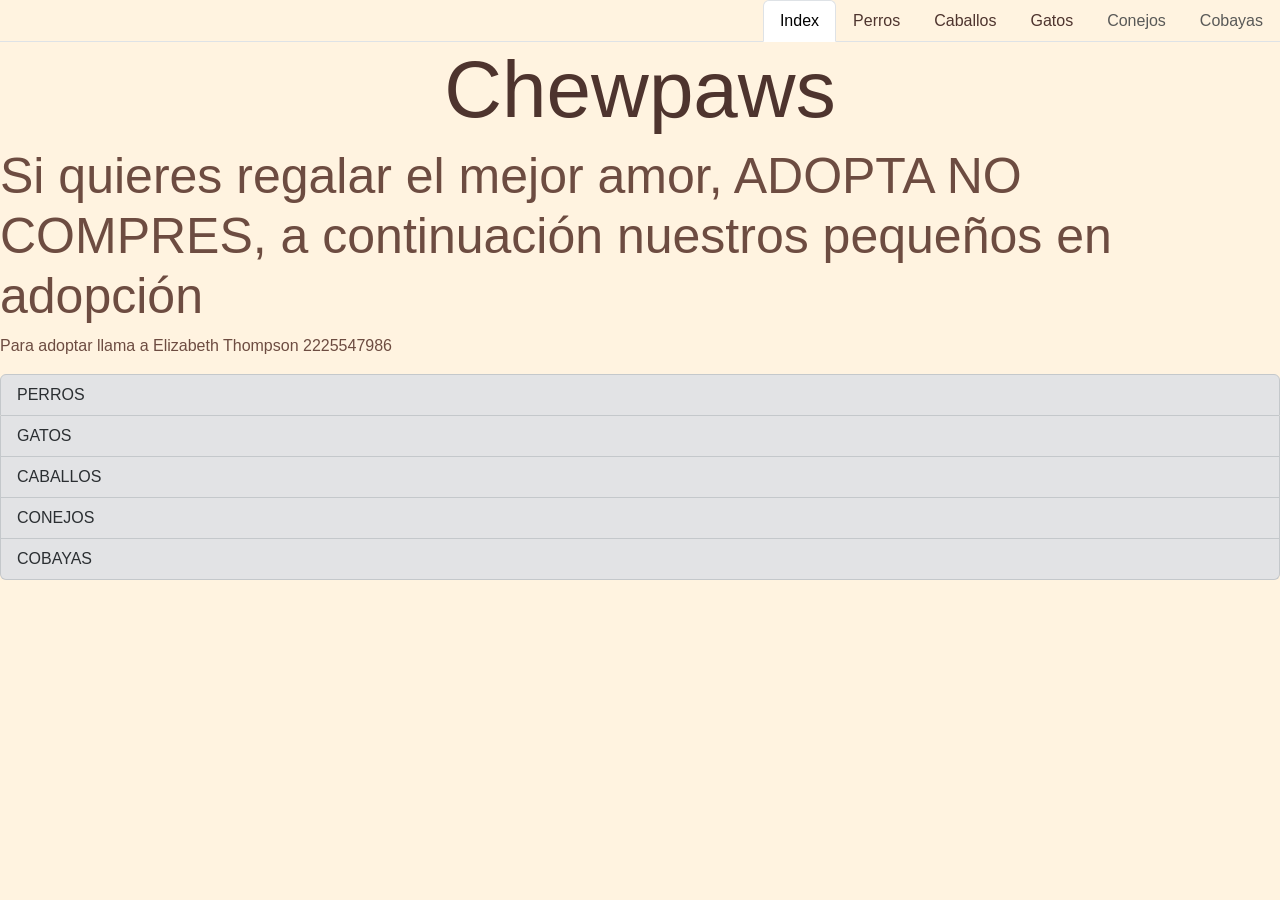
<file: index.html>
<!DOCTYPE html>
<html lang="en">
<head>
    <meta charset="UTF-8">
    <meta name="viewport" content="width=device-width, initial-scale=1.0">
    <link href="https://cdn.jsdelivr.net/npm/bootstrap@5.3.8/dist/css/bootstrap.min.css" rel="stylesheet"
        integrity="sha384-sRIl4kxILFvY47J16cr9ZwB07vP4J8+LH7qKQnuqkuIAvNWLzeN8tE5YBujZqJLB" crossorigin="anonymous" />
    <script src="https://cdn.jsdelivr.net/npm/bootstrap@5.3.8/dist/js/bootstrap.bundle.min.js"
        integrity="sha384-FKyoEForCGlyvwx9Hj09JcYn3nv7wiPVlz7YYwJrWVcXK/BmnVDxM+D2scQbITxI"
        crossorigin="anonymous"></script>
    <link rel="stylesheet" href="styles.css">
    <title>Adoptables</title>
</head>
<body>
<ul class="nav nav-tabs justify-content-end">
  <li class="nav-item">
    <a class="nav-link active" aria-current="page" href="index.html"> Index </a>
  </li>
  <li class="nav-item">
    <a class="nav-link" href="PERROS.HTML">Perros</a>
  </li>
  <li class="nav-item">
    <a class="nav-link" href="CABALLOS.HTML">Caballos</a>
  </li>
  <li class="nav-item">
    <a class="nav-link" aria-current="page" href="GATOS.HTML">Gatos</a>
  </li>
  <li class="nav-item">
    <a class="nav-link disabled" aria-disabled="true">Conejos</a>
  </li>
  <li class="nav-item">
    <a class="nav-link disabled" aria-disabled="true">Cobayas</a>
  </li>
</ul>

    <section id="Inicio">
        <h1> Chewpaws</h1>
        <h2>Si quieres regalar el mejor amor, ADOPTA NO COMPRES, a continuación nuestros pequeños en adopción </h2>
    </section>

    <section id="Contacto">
        <p> Para adoptar llama a Elizabeth Thompson 2225547986</p>
    </section>

    <div class="list-group">
        <a href="PERROS.HTML" class="list-group-item list-group-item-action list-group-item-secondary">PERROS </a>
        <a href="GATOS.HTML" class="list-group-item list-group-item-action list-group-item-secondary">GATOS </a>
        <a href="CABALLOS.HTML" class="list-group-item list-group-item-action list-group-item-secondary">CABALLOS </a>
        <a href="#" class="list-group-item list-group-item-action list-group-item-secondary">CONEJOS </a>
        <a href="#" class="list-group-item list-group-item-action list-group-item-secondary">COBAYAS </a>
    </div>
</body>
</html>
</file>
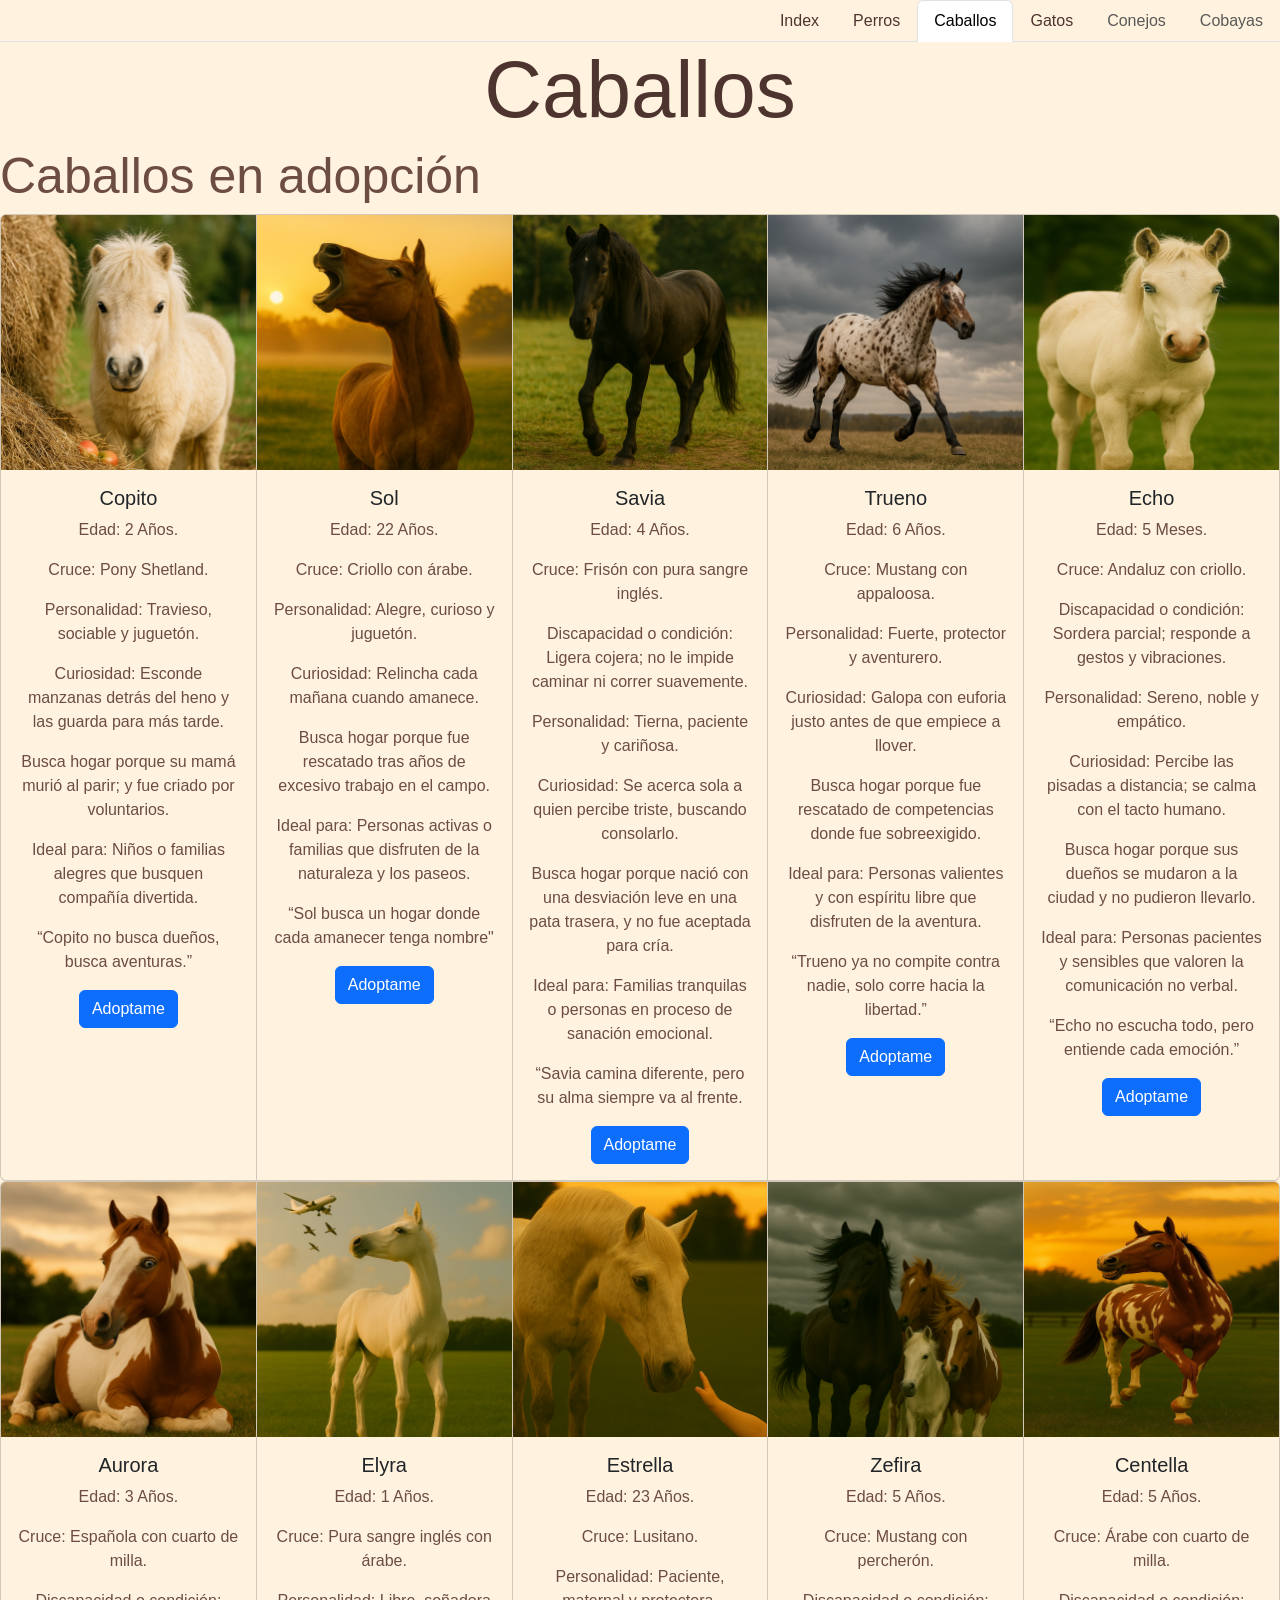
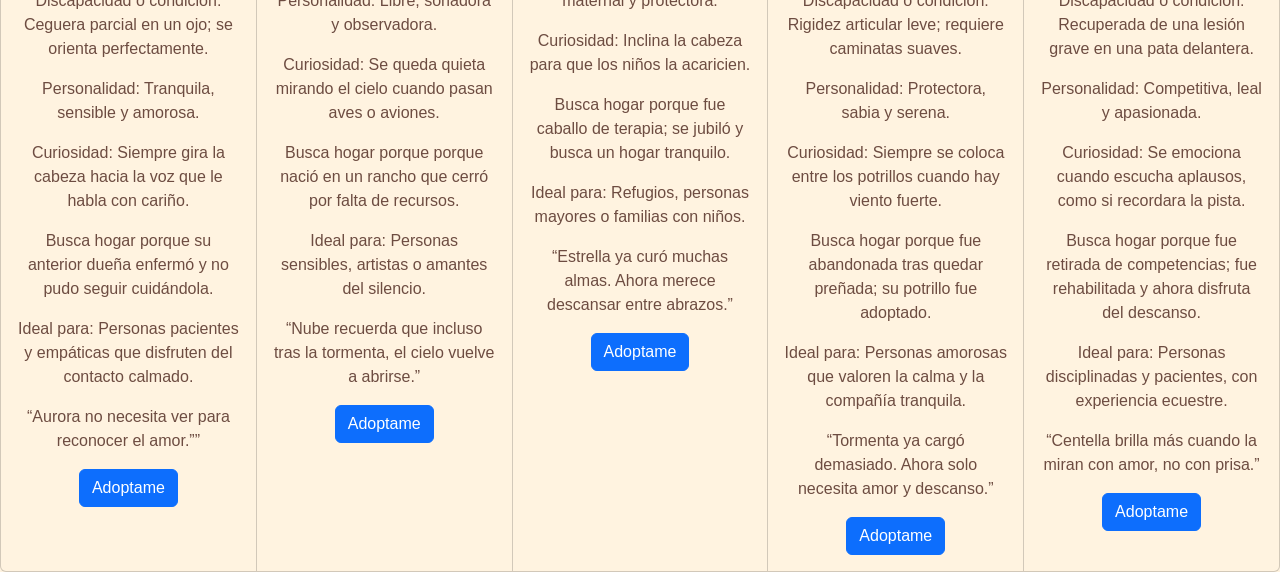
<file: CABALLOS.HTML>
<!DOCTYPE html>
<html lang="en">

<head>
  <meta charset="UTF-8">
  <meta name="viewport" content="width=device-width, initial-scale=1.0">
  <link href="https://cdn.jsdelivr.net/npm/bootstrap@5.3.8/dist/css/bootstrap.min.css" rel="stylesheet"
    integrity="sha384-sRIl4kxILFvY47J16cr9ZwB07vP4J8+LH7qKQnuqkuIAvNWLzeN8tE5YBujZqJLB" crossorigin="anonymous" />
  <script src="https://cdn.jsdelivr.net/npm/bootstrap@5.3.8/dist/js/bootstrap.bundle.min.js"
    integrity="sha384-FKyoEForCGlyvwx9Hj09JcYn3nv7wiPVlz7YYwJrWVcXK/BmnVDxM+D2scQbITxI"
    crossorigin="anonymous"></script>
  <link rel="stylesheet" href="styles.css">
  <title>Adoptables</title>
</head>

<body>

<ul class="nav nav-tabs justify-content-end">
  <li class="nav-item">
    <a class="nav-link" href="index.html"> Index </a>
  </li>
  <li class="nav-item">
    <a class="nav-link" href="PERROS.HTML">Perros</a>
  </li>
  <li class="nav-item">
    <a class="nav-link active" aria-current="page" href="CABALLOS.HTML">Caballos</a>
  </li>
  <li class="nav-item">
    <a class="nav-link" href="GATOS.HTML">Gatos</a>
  </li>
  <li class="nav-item">
    <a class="nav-link disabled" aria-disabled="true">Conejos</a>
  </li>
  <li class="nav-item">
    <a class="nav-link disabled" aria-disabled="true">Cobayas</a>
  </li>
</ul>

  <section id="Inicio">
    <h1> Caballos </h1>
    <h2>Caballos en adopción </h2>
  </section>
  <div class="card-group">
    <div class="card" style="width: 18rem;">
      <img src="img/Caballos/copito.png" class="card-img-top" alt="...">
      <div class="card-body">
        <h5 class="card-title">Copito</h5>
        <p class="card-text"> Edad: 2 Años. </p>
        <p class="card-text"> Cruce: Pony Shetland. </p>
        <p class="card-text"> Personalidad: Travieso, sociable y juguetón. </p>
        <p class="card-text"> Curiosidad: Esconde manzanas detrás del heno y las guarda para más tarde. </p>
        <p class="card-text"> Busca hogar porque su mamá murió al parir; y fue criado por voluntarios. </p>
        <p class="card-text"> Ideal para: Niños o familias alegres que busquen compañía divertida. </p>
        <p class="card-text"> “Copito no busca dueños, busca aventuras.” </p>
        <a href="#" class="btn btn-primary" >Adoptame</a>
      </div>
    </div>
    <div class="card" style="width: 18rem;">
      <img src="img/Caballos/sol.jpg" class="card-img-top" alt="...">
      <div class="card-body">
        <h5 class="card-title">Sol</h5>
        <p class="card-text"> Edad: 22 Años. </p>
        <p class="card-text"> Cruce: Criollo con árabe. </p>
        <p class="card-text"> Personalidad: Alegre, curioso y juguetón. </p>
        <p class="card-text"> Curiosidad: Relincha cada mañana cuando amanece. </p>
        <p class="card-text"> Busca hogar porque fue rescatado tras años de excesivo trabajo en el campo. </p>
        <p class="card-text"> Ideal para: Personas activas o familias que disfruten de la naturaleza y los paseos. </p>
        <p class="card-text"> “Sol busca un hogar donde cada amanecer tenga nombre" </p>
        <a href="#" class="btn btn-primary">Adoptame</a>
      </div>
    </div>
    <div class="card" style="width: 18rem;">
      <img src="img/Caballos/Savia.png" class="card-img-top" alt="...">
      <div class="card-body">
        <h5 class="card-title">Savia</h5>
        <p class="card-text"> Edad: 4 Años. </p>
        <p class="card-text"> Cruce: Frisón con pura sangre inglés. </p>
        <p class="card-text"> Discapacidad o condición: Ligera cojera; no le impide caminar ni correr suavemente. </p>
        <p class="card-text"> Personalidad: Tierna, paciente y cariñosa. </p>
        <p class="card-text"> Curiosidad: Se acerca sola a quien percibe triste, buscando consolarlo. </p>
        <p class="card-text"> Busca hogar porque nació con una desviación leve en una pata trasera, y no fue aceptada para cría. </p>
        <p class="card-text"> Ideal para: Familias tranquilas o personas en proceso de sanación emocional. </p>
        <p class="card-text"> “Savia camina diferente, pero su alma siempre va al frente. </p>
        <a href="#" class="btn btn-primary">Adoptame</a>
      </div>
    </div>
    <div class="card" style="width: 18rem;">
      <img src="img/Caballos/Trueno.png" class="card-img-top" alt="...">
      <div class="card-body">
        <h5 class="card-title">Trueno</h5>
        <p class="card-text"> Edad: 6 Años. </p>
        <p class="card-text"> Cruce: Mustang con appaloosa. </p>
        <p class="card-text"> Personalidad: Fuerte, protector y aventurero. </p>
        <p class="card-text"> Curiosidad: Galopa con euforia justo antes de que empiece a llover. </p>
        <p class="card-text"> Busca hogar porque fue rescatado de competencias donde fue sobreexigido. </p>
        <p class="card-text"> Ideal para: Personas valientes y con espíritu libre que disfruten de la aventura. </p>
        <p class="card-text"> “Trueno ya no compite contra nadie, solo corre hacia la libertad.” </p>
        <a href="#" class="btn btn-primary">Adoptame</a>
      </div>
    </div>
    <div class="card" style="width: 18rem;">
      <img src="img/Caballos/echo.jpg" class="card-img-top" alt="...">
      <div class="card-body">
        <h5 class="card-title">Echo</h5>
        <p class="card-text"> Edad: 5 Meses. </p>
        <p class="card-text"> Cruce: Andaluz con criollo. </p>
        <p class="card-text"> Discapacidad o condición: Sordera parcial; responde a gestos y vibraciones. </p>
        <p class="card-text"> Personalidad: Sereno, noble y empático. </p>
        <p class="card-text"> Curiosidad: Percibe las pisadas a distancia; se calma con el tacto humano.</p>
        <p class="card-text"> Busca hogar porque sus dueños se mudaron a la ciudad y no pudieron llevarlo. </p>
        <p class="card-text"> Ideal para: Personas pacientes y sensibles que valoren la comunicación no verbal. </p>
        <p class="card-text"> “Echo no escucha todo, pero entiende cada emoción.”</p>
        <a href="#" class="btn btn-primary">Adoptame</a>
      </div>
    </div>
  </div>

  <div class="card-group">
    <div class="card" style="width: 18rem;">
      <img src="img/Caballos/Aurora.jpg" class="card-img-top" alt="...">
      <div class="card-body">
        <h5 class="card-title"> Aurora </h5>
        <p class="card-text"> Edad: 3 Años. </p>
        <p class="card-text"> Cruce: Española con cuarto de milla. </p>
        <p class="card-text"> Discapacidad o condición: Ceguera parcial en un ojo; se orienta perfectamente. </p>
        <p class="card-text"> Personalidad: Tranquila, sensible y amorosa. </p>
        <p class="card-text"> Curiosidad: Siempre gira la cabeza hacia la voz que le habla con cariño. </p>
        <p class="card-text"> Busca hogar porque su anterior dueña enfermó y no pudo seguir cuidándola.</p>
        <p class="card-text"> Ideal para: Personas pacientes y empáticas que disfruten del contacto calmado. </p>
        <p class="card-text"> “Aurora no necesita ver para reconocer el amor.”” </p>
        <a href="#" class="btn btn-primary" >Adoptame</a>
      </div>
    </div>
    <div class="card" style="width: 18rem;">
      <img src="img/Caballos/Elyra.jpeg" class="card-img-top" alt="...">
      <div class="card-body">
        <h5 class="card-title"> Elyra </h5>
        <p class="card-text"> Edad: 1 Años. </p>
        <p class="card-text"> Cruce: Pura sangre inglés con árabe. </p>
        <p class="card-text"> Personalidad: Libre, soñadora y observadora. </p>
        <p class="card-text"> Curiosidad: Se queda quieta mirando el cielo cuando pasan aves o aviones. </p>
        <p class="card-text"> Busca hogar porque porque nació en un rancho que cerró por falta de recursos.  </p>
        <p class="card-text"> Ideal para: Personas sensibles, artistas o amantes del silencio. </p>
        <p class="card-text"> “Nube recuerda que incluso tras la tormenta, el cielo vuelve a abrirse.” </p>
        <a href="#" class="btn btn-primary">Adoptame</a>
      </div>
    </div>
    <div class="card" style="width: 18rem;">
      <img src="img/Caballos/Estrella.png" class="card-img-top" alt="...">
      <div class="card-body">
        <h5 class="card-title"> Estrella </h5>
        <p class="card-text"> Edad: 23 Años. </p>
        <p class="card-text"> Cruce: Lusitano. </p>
        <p class="card-text"> Personalidad: Paciente, maternal y protectora. </p>
        <p class="card-text"> Curiosidad: Inclina la cabeza para que los niños la acaricien. </p>
        <p class="card-text"> Busca hogar porque fue caballo de terapia; se jubiló y busca un hogar tranquilo. </p>
        <p class="card-text"> Ideal para: Refugios, personas mayores o familias con niños. </p>
        <p class="card-text"> “Estrella ya curó muchas almas. Ahora merece descansar entre abrazos.” </p>
        <a href="#" class="btn btn-primary">Adoptame</a>
      </div>
    </div>
    <div class="card" style="width: 18rem;">
      <img src="img/Caballos/Zefira.png" class="card-img-top" alt="...">
      <div class="card-body">
        <h5 class="card-title"> Zefira </h5>
        <p class="card-text"> Edad: 5 Años. </p>
        <p class="card-text"> Cruce: Mustang con percherón. </p>
        <p class="card-text"> Discapacidad o condición: Rigidez articular leve; requiere caminatas suaves. </p>
        <p class="card-text"> Personalidad: Protectora, sabia y serena. </p>
        <p class="card-text"> Curiosidad: Siempre se coloca entre los potrillos cuando hay viento fuerte. </p>
        <p class="card-text"> Busca hogar porque fue abandonada tras quedar preñada; su potrillo fue adoptado. </p>
        <p class="card-text"> Ideal para: Personas amorosas que valoren la calma y la compañía tranquila. </p>
        <p class="card-text"> “Tormenta ya cargó demasiado. Ahora solo necesita amor y descanso.” </p>
        <a href="#" class="btn btn-primary">Adoptame</a>
      </div>
    </div>
    <div class="card" style="width: 18rem;">
      <img src="img/Caballos/Centella.jpg" class="card-img-top" alt="...">
      <div class="card-body">
        <h5 class="card-title"> Centella </h5>
        <p class="card-text"> Edad: 5 Años. </p>
        <p class="card-text"> Cruce: Árabe con cuarto de milla. </p>
        <p class="card-text"> Discapacidad o condición: Recuperada de una lesión grave en una pata delantera. </p>
        <p class="card-text"> Personalidad: Competitiva, leal y apasionada. </p>
        <p class="card-text"> Curiosidad: Se emociona cuando escucha aplausos, como si recordara la pista. </p>
        <p class="card-text"> Busca hogar porque fue retirada de competencias; fue rehabilitada y ahora disfruta del descanso. </p>
        <p class="card-text"> Ideal para: Personas disciplinadas y pacientes, con experiencia ecuestre. </p>
        <p class="card-text"> “Centella brilla más cuando la miran con amor, no con prisa.” </p>
        <a href="#" class="btn btn-primary">Adoptame</a>
      </div>
    </div>
  </div>
</body>
</file>
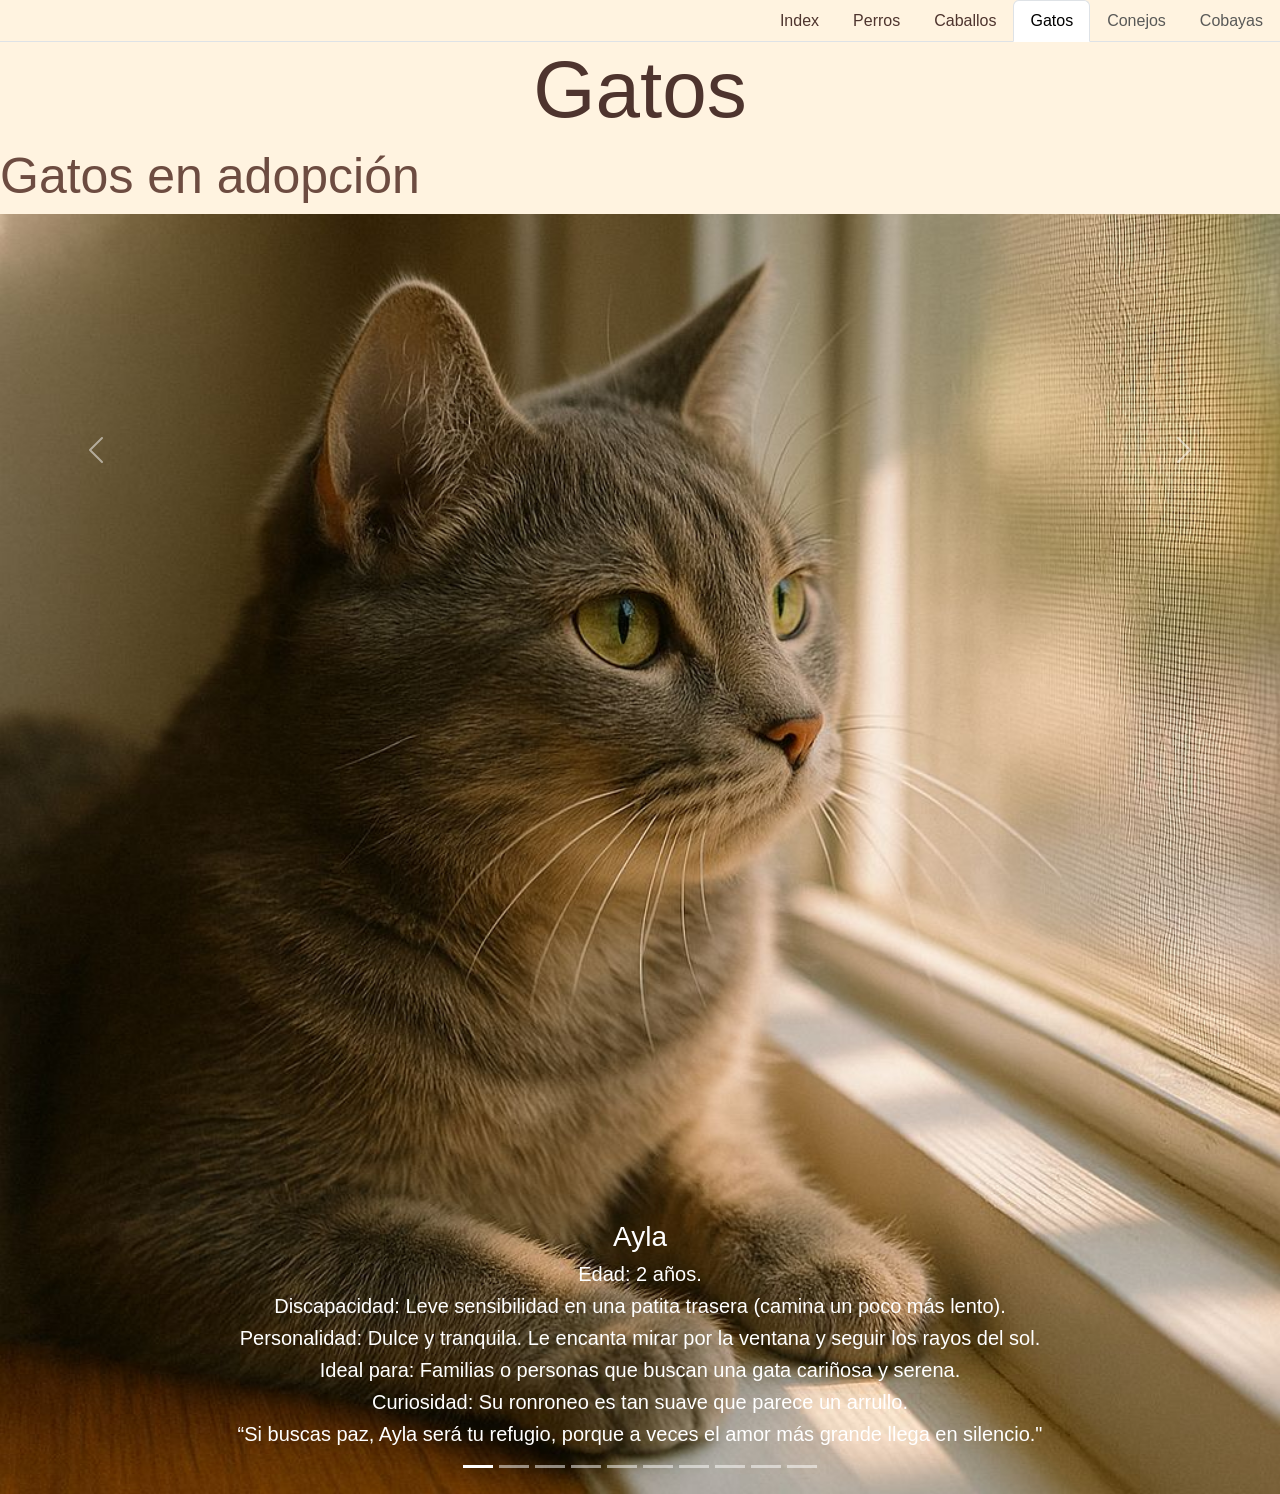
<file: GATOS.HTML>
<!DOCTYPE html>
<html lang="en">
<head>
    <meta charset="UTF-8">
    <meta name="viewport" content="width=device-width, initial-scale=1.0">
    <link href="https://cdn.jsdelivr.net/npm/bootstrap@5.3.8/dist/css/bootstrap.min.css" rel="stylesheet"
        integrity="sha384-sRIl4kxILFvY47J16cr9ZwB07vP4J8+LH7qKQnuqkuIAvNWLzeN8tE5YBujZqJLB" crossorigin="anonymous" />
    <script src="https://cdn.jsdelivr.net/npm/bootstrap@5.3.8/dist/js/bootstrap.bundle.min.js"
        integrity="sha384-FKyoEForCGlyvwx9Hj09JcYn3nv7wiPVlz7YYwJrWVcXK/BmnVDxM+D2scQbITxI"
        crossorigin="anonymous"></script>
    <link rel="stylesheet" href="styles.css">
    <title>Adoptables</title>
</head>
<body>

<ul class="nav nav-tabs justify-content-end">
  <li class="nav-item">
    <a class="nav-link" href="index.html"> Index </a>
  </li>
  <li class="nav-item">
    <a class="nav-link" href="PERROS.HTML">Perros</a>
  </li>
  <li class="nav-item">
    <a class="nav-link" href="CABALLOS.HTML">Caballos</a>
  </li>
  <li class="nav-item">
    <a class="nav-link active" aria-current="page" href="GATOS.HTML">Gatos</a>
  </li>
  <li class="nav-item">
    <a class="nav-link disabled" aria-disabled="true">Conejos</a>
  </li>
  <li class="nav-item">
    <a class="nav-link disabled" aria-disabled="true">Cobayas</a>
  </li>
</ul>

    <section id="Inicio">
        <h1> Gatos </h1>
        <h2>Gatos en adopción </h2>
    </section>
    <div id="carouselExampleCaptions" class="carousel slide" data-bs-ride="false">
        <div class="carousel-indicators">
            <button type="button" data-bs-target="#carouselExampleCaptions" data-bs-slide-to="0" class="active"
                aria-current="true" aria-label="Slide 1"></button>
            <button type="button" data-bs-target="#carouselExampleCaptions" data-bs-slide-to="1"
                aria-label="Slide 2"></button>
            <button type="button" data-bs-target="#carouselExampleCaptions" data-bs-slide-to="2"
                aria-label="Slide 3"></button>
            <button type="button" data-bs-target="#carouselExampleCaptions" data-bs-slide-to="3"
                aria-label="Slide 4"></button>
            <button type="button" data-bs-target="#carouselExampleCaptions" data-bs-slide-to="4"
                aria-label="Slide 5"></button>
            <button type="button" data-bs-target="#carouselExampleCaptions" data-bs-slide-to="5"
                aria-label="Slide 6"></button>
            <button type="button" data-bs-target="#carouselExampleCaptions" data-bs-slide-to="6"
                aria-label="Slide 7"></button>
            <button type="button" data-bs-target="#carouselExampleCaptions" data-bs-slide-to="7"
                aria-label="Slide 8"></button>
            <button type="button" data-bs-target="#carouselExampleCaptions" data-bs-slide-to="8"
                aria-label="Slide 9"></button>
            <button type="button" data-bs-target="#carouselExampleCaptions" data-bs-slide-to="9"
                aria-label="Slide 10"></button>
        </div>
        <div class="carousel-inner">
            <div class="carousel-item active">
                <img src="img/Gatos/Ayla.jpeg" class="d-block w-100" alt="...">
                <div class="carousel-caption d-none d-md-block">
                    <h3> Ayla </h3>
                    <h5>Edad: 2 años.</h5>
                    <h5> Discapacidad: Leve sensibilidad en una patita trasera (camina un poco más lento). </h5>
                    <h5> Personalidad: Dulce y tranquila. Le encanta mirar por la ventana y seguir los rayos del sol.</h5>
                    <h5> Ideal para: Familias o personas que buscan una gata cariñosa y serena.</h5>
                    <h5> Curiosidad: Su ronroneo es tan suave que parece un arrullo.</h5>
                    <h5> “Si buscas paz, Ayla será tu refugio, porque a veces el amor más grande llega en silencio." </h5>                 
                </div>
            </div>
            <div class="carousel-item">
                <img src="img/Gatos/Simba.jpeg" class="d-block w-100" alt="...">
                <div class="carousel-caption d-none d-md-block">
                    <h3> Simba </h3>
                    <h5>Edad: 1 año y medio.</h5>
                    <h5> Personalidad: Aventurero, valiente y un poco travieso.</h5>
                    <h5> Ideal para: Hogares activos donde pueda jugar y explorar.</h5>
                    <h5> Curiosidad: Le encanta dormir en lo alto, como un verdadero “rey de la casa”. </h5>
                    <h5> “Simba no necesita una selva, solo un hogar donde ser el rey del cariño." </h5>   
                </div>
            </div>
            <div class="carousel-item">
                <img src="img/Gatos/milo.jpeg" class="d-block w-100" alt="...">
                <div class="carousel-caption d-none d-md-block">
                    <h3> Milo</h3>
                    <h5>Edad: 3 años.</h5>
                    <h5> Personalidad: Sociable, juguetón y muy curioso. </h5>
                    <h5> Ideal para: Familias con niños o con otros gatos.</h5>
                    <h5> Curiosidad: Siempre lleva su juguete favorito a quien quiere conquistar. </h5>
                    <h5> “Milo no busca solo un hogar, busca compañeros de juego para toda la vida. Donde hay amor, él siempre deja un juguete de regalo.” </h5>   
                </div>
            </div>
            <div class="carousel-item">
                <img src="img/Gatos/NALA.jpg" class="d-block w-100" alt="...">
                <div class="carousel-caption d-none d-md-block">
                    <h3> Nala </h3>
                    <h5>Edad: 2 años.</h5>
                    <h5> Discapacidad: Leve problema cardíaco (controlado). </h5>
                    <h5> Personalidad: Elegante, protectora y muy leal.</h5>
                    <h5> Ideal para: Personas que buscan una compañera afectuosa.</h5>
                    <h5> Curiosidad: Tiene un maullido suave, pero sabe hacerse escuchar cuando quiere mimos. </h5>
                    <h5> “Nala no puede correr tanto como antes, pero su corazón late con más amor del que imaginas. Solo necesita un hogar donde la escuchen, la cuiden y la quieran por siempre.” </h5>
                </div>
            </div>
            <div class="carousel-item">
                <img src="img/Gatos/Cleo.jpeg" class="d-block w-100" alt="...">
                <div class="carousel-caption d-none d-md-block">
                    <h3> Cleo </h3>
                    <h5>Edad: 1 año.</h5>
                    <h5> Personalidad: Curiosa, juguetona y un poco diva.</h5>
                    <h5> Ideal para: Alguien que disfrute de una gata llena de energía.</h5>
                    <h5> Curiosidad: Le encanta mirarse en los espejos… ¡y posar para las fotos! </h5>
                    <h5> “Cleo no solo roba miradas, también corazones. Detrás de su elegancia hay una pequeña artista que solo necesita un hogar donde aplaudan su brillo.” </h5>
                </div>
            </div>
            <div class="carousel-item">
                <img src="img/Gatos/TOM.jpeg" class="d-block w-100" alt="...">
                <div class="carousel-caption d-none d-md-block">
                    <h3> Tom </h3>
                    <h5>Edad: 3 años.</h5>
                    <h5> Personalidad: Bromista, ágil y lleno de energía.</h5>
                    <h5> Ideal para: Hogares donde pueda correr y jugar mucho.</h5>
                    <h5> Curiosidad: Persigue todo lo que se mueve, incluso su propia cola </h5>
                    <h5> “Tom siempre levanta la pata para saludar y robar sonrisas. Su energía es pura alegría, y su mayor truco es llenar de vida cualquier hogar donde lo adopten.” </h5>
                </div>
            </div>
            <div class="carousel-item">
                <img src="img/Gatos/Mochi.jpeg" class="d-block w-100" alt="...">
                <div class="carousel-caption d-none d-md-block">
                    <h3> Mochi </h3>
                    <h5>Edad: 8 meses.</h5>
                    <h5> Personalidad: Tierno, cariñoso y muy sociable.</h5>
                    <h5> Ideal para: Primeros adoptantes o familias con niños.</h5>
                    <h5> Curiosidad: Se queda dormido encima de cualquier manta suave. </h5>
                    <h5> "Mochi es pura dulzura envuelta en pelito blanco. Solo necesita un hogar donde sus siestas se llenen de caricias y sus sueños de amor verdadero.” </h5>
                </div>
            </div>
            <div class="carousel-item">
                <img src="img/Gatos/toby.jpg" class="d-block w-100" alt="...">
                <div class="carousel-caption d-none d-md-block">
                    <h3> Toby </h3>
                    <h5>Edad: 5 años</h5>
                    <h5> Discapacidad: Pérdida parcial de olfato. </h5>
                    <h5> Personalidad: Tranquilo, noble y muy obediente.</h5>
                    <h5> Ideal para: Personas mayores o quienes busquen un gato relajado.</h5>
                    <h5> Curiosidad: Siempre se sienta al lado cuando nota que alguien está triste. </h5>
                    <h5> "Toby no necesita oler el mundo para entenderlo. Le basta un gesto de cariño para llenar la casa de calma y ternura infinita.” </h5>
                </div>
            </div>
            <div class="carousel-item">
                <img src="img/Gatos/Shadow.jpeg" class="d-block w-100" alt="...">
                <div class="carousel-caption d-none d-md-block">
                    <h3> Shadow </h3>
                    <h5>Edad: 2 años y medio. </h5>
                    <h5> Personalidad: Reservado al principio, pero muy cariñoso cuando confía. </h5>
                    <h5> Ideal para: Adoptantes pacientes y afectuosos.</h5>
                    <h5> Curiosidad: Le encanta esconderse y salir de sorpresa para jugar. </h5>
                    <h5> "Shadow no aparece de inmediato… pero cuando lo hace, se queda para siempre. Su amor silencioso es el más fiel de todos.” </h5>
                </div>
            </div>
            <div class="carousel-item">
                <img src="img/Gatos/salem.jpeg" class="d-block w-100" alt="...">
                <div class="carousel-caption d-none d-md-block">
                    <h3> Salem </h3>
                    <h5>Edad: 4 años. </h5>
                    <h5> Discapacidad: Problemas leve de audición (Parcialmente sordo). </h5>
                    <h5> Personalidad: Misterioso, inteligente y tranquilo. </h5>
                    <h5> Ideal para: Amantes del silencio y la compañía felina con carácter. </h5>
                    <h5> Curiosidad: Parece un gato de película: negro, brillante y con mirada encantadora. </h5>
                    <h5> "Salem no necesita oír para entender. Su mirada lo dice todo: está listo para escuchar con el corazón y acompañarte en silencio.” </h5>
                </div>
            </div>
        </div>
    </div>
    <button class="carousel-control-prev" type="button" data-bs-target="#carouselExampleCaptions" data-bs-slide="prev">
        <span class="carousel-control-prev-icon" aria-hidden="true"></span>
        <span class="visually-hidden">Previous</span>
    </button>
    <button class="carousel-control-next" type="button" data-bs-target="#carouselExampleCaptions" data-bs-slide="next">
        <span class="carousel-control-next-icon" aria-hidden="true"></span>
        <span class="visually-hidden">Next</span>
    </button>
    </div>
    </div>
</body>
</html>
</file>
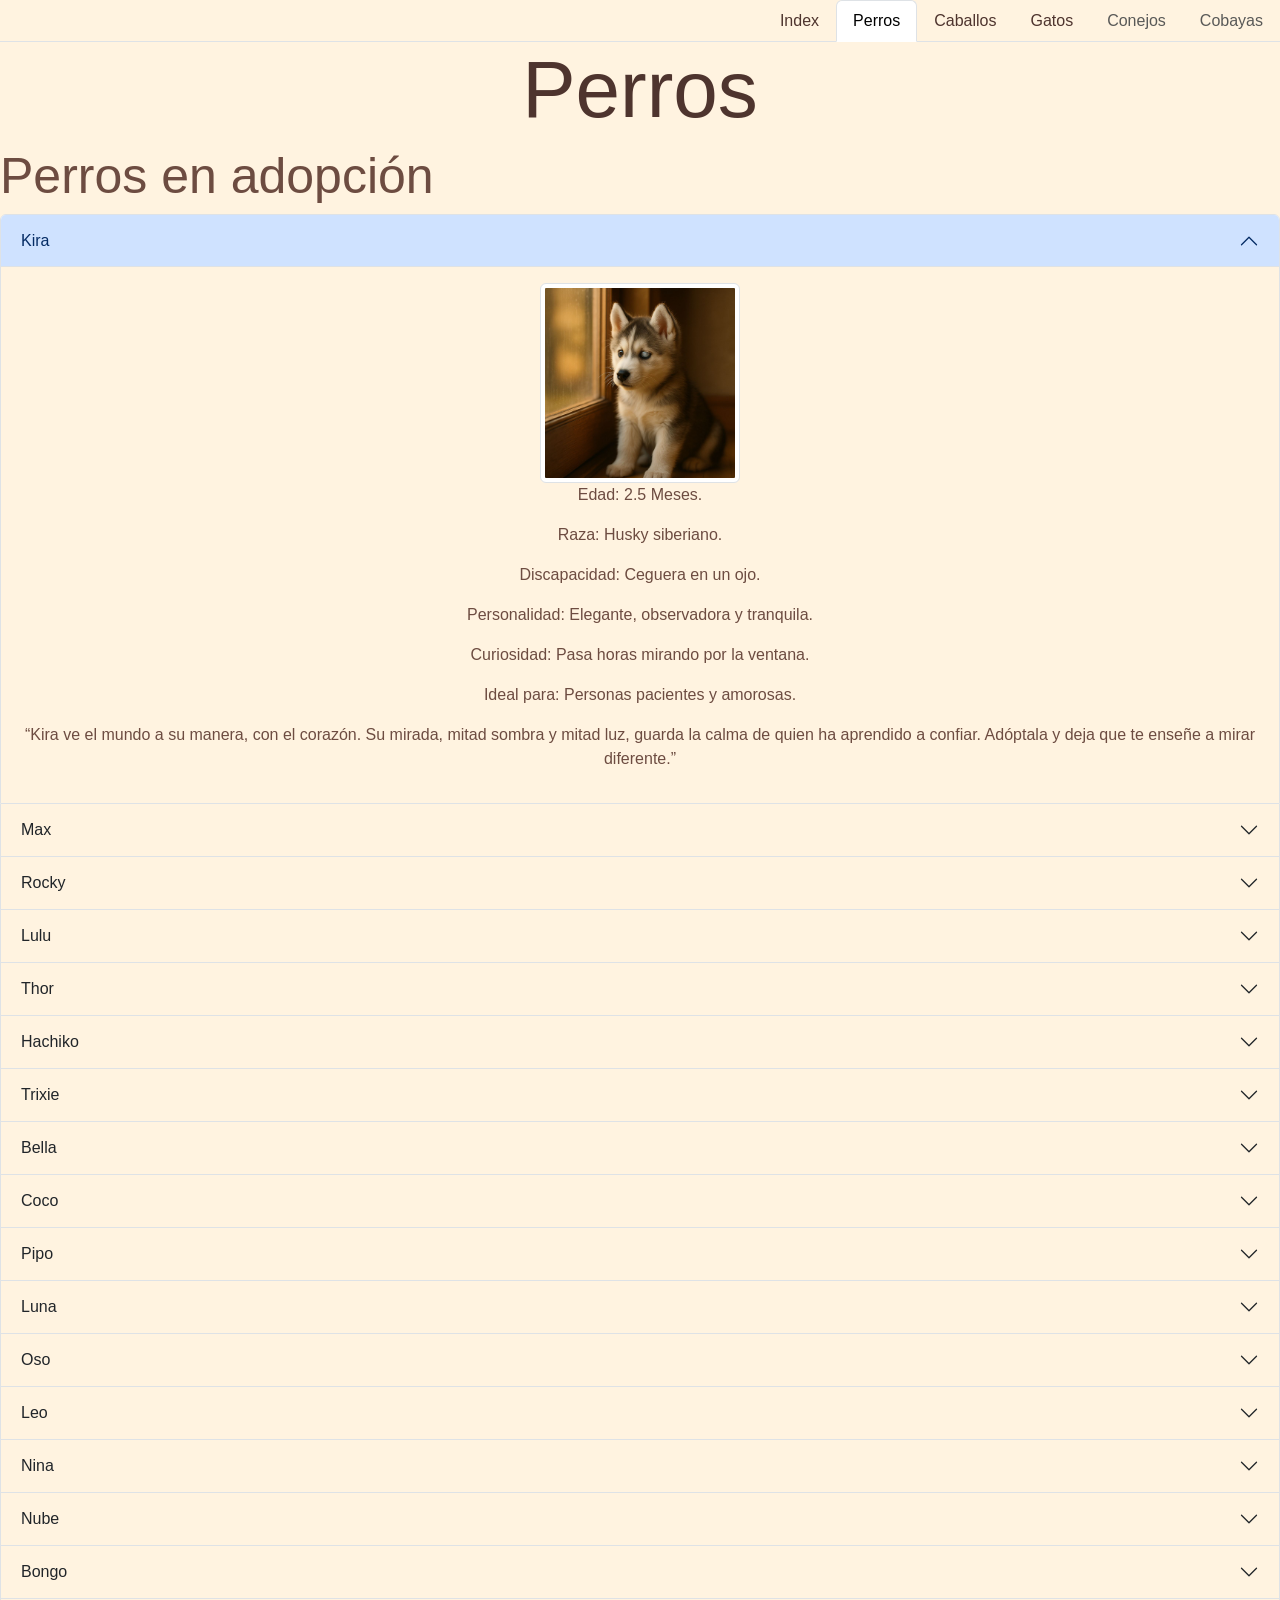
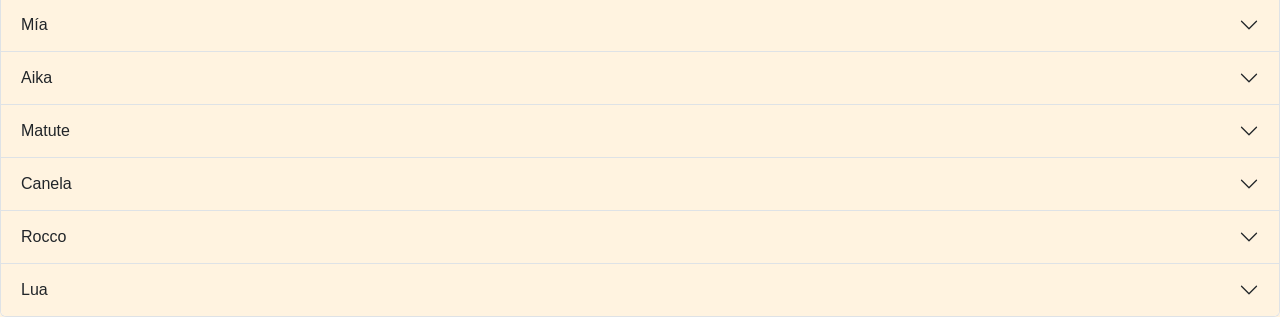
<file: PERROS.HTML>
<!DOCTYPE html>
<html lang="en">
<head>
    <meta charset="UTF-8">
    <meta name="viewport" content="width=device-width, initial-scale=1.0">
    <link href="https://cdn.jsdelivr.net/npm/bootstrap@5.3.8/dist/css/bootstrap.min.css" rel="stylesheet"
        integrity="sha384-sRIl4kxILFvY47J16cr9ZwB07vP4J8+LH7qKQnuqkuIAvNWLzeN8tE5YBujZqJLB" crossorigin="anonymous" />
    <script src="https://cdn.jsdelivr.net/npm/bootstrap@5.3.8/dist/js/bootstrap.bundle.min.js"
        integrity="sha384-FKyoEForCGlyvwx9Hj09JcYn3nv7wiPVlz7YYwJrWVcXK/BmnVDxM+D2scQbITxI"
        crossorigin="anonymous"></script>
    <link rel="stylesheet" href="styles.css">
    <title>Adoptables</title>
</head>
<body>
  
<ul class="nav nav-tabs justify-content-end">
  <li class="nav-item">
    <a class="nav-link" href="index.html"> Index </a>
  </li>
  <li class="nav-item">
    <a class="nav-link active" aria-current="page" href="PERROS.HTML">Perros</a>
  </li>
  <li class="nav-item">
    <a class="nav-link" href="CABALLOS.HTML">Caballos</a>
  </li>
  <li class="nav-item">
    <a class="nav-link" href="GATOS.HTML">Gatos</a>
  </li>
  <li class="nav-item">
    <a class="nav-link disabled" aria-disabled="true">Conejos</a>
  </li>
  <li class="nav-item">
    <a class="nav-link disabled" aria-disabled="true">Cobayas</a>
  </li>
</ul>

    <section id="Inicio">
        <h1> Perros </h1>
        <h2>Perros en adopción </h2>
    </section>
<div class="accordion" id="accordionExample">
  <div class="accordion-item">
    <h2 class="accordion-header" id="headingOne">
      <button class="accordion-button" type="button" data-bs-toggle="collapse" data-bs-target="#collapseOne" aria-expanded="true" aria-controls="collapseOne">
        Kira
      </button>
    </h2>
    <div id="collapseOne" class="accordion-collapse collapse show" aria-labelledby="headingOne" data-bs-parent="#accordionExample">
      <div class="accordion-body">
        <img src="img/Perros/Kira.jpeg" class="img-thumbnail" alt="..." width="200" height="200">
        <p>Edad: 2.5 Meses.</p>
        <p> Raza: Husky siberiano. </p>
        <p> Discapacidad: Ceguera en un ojo. </p>
        <p> Personalidad: Elegante, observadora y tranquila. </p>
        <p> Curiosidad: Pasa horas mirando por la ventana. </p>
        <p> Ideal para: Personas pacientes y amorosas. </p>
        <p> “Kira ve el mundo a su manera, con el corazón. Su mirada, mitad sombra y mitad luz, guarda la calma de quien ha aprendido a confiar. Adóptala y deja que te enseñe a mirar diferente.” </p>
      </div>
    </div>
  </div>
    <div class="accordion-item">
    <h2 class="accordion-header" id="headingTwo">
      <button class="accordion-button collapsed" type="button" data-bs-toggle="collapse" data-bs-target="#collapseTwo" aria-expanded="false" aria-controls="collapseTwo">
        Max
      </button>
    </h2>
    <div id="collapseTwo" class="accordion-collapse collapse" aria-labelledby="headingTwo" data-bs-parent="#accordionExample">
      <div class="accordion-body">
      <img src="img/Perros/Max.jpg" class="img-thumbnail" alt="..." width="200" height="200">
        <p>Edad: 4 años.</p>
        <p> Raza: Labrador. </p>
        <p> Discapacidad: Cola cortada bruscamente (bien cicatrizada). </p>
        <p> Personalidad: Aventurero, alegre y leal. </p>   
        <p> Ideal para: Personas activas que aman la naturaleza.</p>
        <p> “A Max le falta parte de la cola, pero le sobra amor, energía y nobleza. Fue rescatado de la crueldad, y aun así, cada día elige confiar y mirar el horizonte con esperanza.” </p>           
    </div>
    </div>
  </div>
    <div class="accordion-item">
    <h2 class="accordion-header" id="headingThree">
      <button class="accordion-button collapsed" type="button" data-bs-toggle="collapse" data-bs-target="#collapseThree" aria-expanded="false" aria-controls="collapseThree">
        Rocky 
      </button>
    </h2>
    <div id="collapseThree" class="accordion-collapse collapse" aria-labelledby="headingThree" data-bs-parent="#accordionExample">
      <div class="accordion-body">
      <img src="img/Perros/Rocky.jpeg" class="img-thumbnail" alt="..." width="200" height="200">
        <p>Edad: 11 Años. </p>
        <p> Raza: Rottweiler. </p>
        <p> Discapacidad: Sordera parcial. </p>
        <p> Personalidad: Noble, valiente y protector. </p>   
        <p> Curiosidad: Duerme frente a la puerta todas las noches. </p>
        <p> Ideal para: Hogares que busquen compañía fiel. </p>
        <p> “Rocky no necesita oír para sentir. Cuida con el corazón, duerme junto a la puerta y sueña con un hogar donde su silencio sea paz y su lealtad, compañía eterna.” </p>            
    </div>
    </div>
  </div>
    <div class="accordion-item">
    <h2 class="accordion-header" id="headingfour">
      <button class="accordion-button collapsed" type="button" data-bs-toggle="collapse" data-bs-target="#collapsefour" aria-expanded="false" aria-controls="collapsefour">
        Lulu 
      </button>
    </h2>
    <div id="collapsefour" class="accordion-collapse collapse" aria-labelledby="headingThree" data-bs-parent="#accordionExample">
      <div class="accordion-body">
      <img src="img/Perros/Lulu.jpeg" class="img-thumbnail" alt="..." width="200" height="200">
        <p>Edad: 4 Meses. </p>
        <p> Raza: Shih Tzu. </p>
        <p> Discapacidad: Ceguera parcial. </p>
        <p> Personalidad: Dulce, amorosa y tranquila. </p>   
        <p> Curiosidad: Reconoce la voz de su persona favorita al instante. </p>
        <p> Ideal para: Hogares serenos con mucho amor. </p>
        <p> “Lulu no necesita ver para reconocer el cariño. Ella sigue la voz del corazón y solo busca un lugar donde amar y ser amada sin condiciones.” </p>              
    </div>
    </div>
  </div>
      <div class="accordion-item">
    <h2 class="accordion-header" id="headingFive">
      <button class="accordion-button collapsed" type="button" data-bs-toggle="collapse" data-bs-target="#collapseFive" aria-expanded="false" aria-controls="collapseFive">
        Thor
      </button>
    </h2>
    <div id="collapseFive" class="accordion-collapse collapse" aria-labelledby="headingThree" data-bs-parent="#accordionExample">
      <div class="accordion-body">
      <img src="img/Perros/Thor.jpeg" class="img-thumbnail" alt="..." width="200" height="200">
        <p>Edad: 6 Años.</p>
        <p> Raza: Pastor Alemán. </p> 
        <p> Personalidad: Protector, fuerte y sereno. </p>
        <p> Curiosidad: Solo ladra cuando es necesario. </p>
        <p> Ideal para: Familias con experiencia en perros grandes.  </p>    
        <p> “Thor impone respeto, pero también ternura. Detrás de su porte fuerte hay un corazón inmenso. Leal, tranquilo y noble: el guardián que convierte una casa en hogar.” </p>         
    </div>
    </div>
  </div>
    <div class="accordion-item">
    <h2 class="accordion-header" id="headingSix">
      <button class="accordion-button collapsed" type="button" data-bs-toggle="collapse" data-bs-target="#collapseSix" aria-expanded="false" aria-controls="collapseSix">
        Hachiko
      </button>
    </h2>
    <div id="collapseSix" class="accordion-collapse collapse" aria-labelledby="headingSix" data-bs-parent="#accordionExample">
      <div class="accordion-body">
      <img src="img/Perros/Hachiko.jpeg" class="img-thumbnail" alt="..." width="200" height="200">
        <p>Edad: 8 Años.</p>
        <p> Raza: Akita Inu. </p>
        <p> Personalidad: Leal, tranquilo y noble. </p>
        <p> Curiosidad: Espera cada día junto a la puerta a su humano. </p>     
        <p> Ideal para: Personas solas o parejas que busquen conexión profunda. </p>
        <p> “Hachiko no ama a medias. Su fidelidad es absoluta, su mirada eterna. Si lo adoptas, tendrás un guardián del alma que nunca se irá de tu lado.” </p>        
    </div>
    </div>
  </div>
  <div class="accordion-item">
    <h2 class="accordion-header" id="headingSeven">
      <button class="accordion-button collapsed" type="button" data-bs-toggle="collapse" data-bs-target="#collapseSeven" aria-expanded="false" aria-controls="collapseSeven">
        Trixie
      </button>
    </h2>
    <div id="collapseSeven" class="accordion-collapse collapse" aria-labelledby="headingSeven" data-bs-parent="#accordionExample">
      <div class="accordion-body">
        <img src="img/Perros/Trixie.jpeg" class="img-thumbnail" alt="..." width="200" height="200">
        <p>Edad: 5 Meses.</p>
        <p> Raza: Beagle. </p>
        <p> Personalidad: Traviesa, curiosa y cariñosa. </p>
        <p> Curiosidad: Ama esconder calcetines. </p>   
        <p> Ideal para: Familias alegres o personas activas.</p>
        <p> “Nala no solo roba calcetines… también corazones. Es pura energía, risas y amor en movimiento. Perfecta para llenar tu casa de vida y tus días de aventuras.” </p>    
    </div>
    </div>
  </div>
  <div class="accordion-item">
    <h2 class="accordion-header" id="headingEight">
      <button class="accordion-button collapsed" type="button" data-bs-toggle="collapse" data-bs-target="#collapseEight" aria-expanded="false" aria-controls="collapseEight">
        Bella 
      </button>
    </h2>
    <div id="collapseEight" class="accordion-collapse collapse" aria-labelledby="headingEight" data-bs-parent="#accordionExample">
      <div class="accordion-body">
        <img src="img/Perros/Bella.jpeg" class="img-thumbnail" alt="..." width="200" height="200">
        <p>Edad: 3 Años</p>
        <p> Raza: Pomerania. </p>
        <p> Discapacidad: Leve cojera en una patita. </p>
        <p> Personalidad: Curiosa, juguetona y extrovertida. </p>        
        <p> Curiosidad: Persigue las mariposas como si cada una fuera una nueva amiga. </p>
        <p> Ideal para: Personas que buscan compañía alegre. </p>
        <p> “Bella cojea un poquito, pero su corazón corre más rápido que nadie. Es una bolita de amor que solo quiere jugar, reír y ser parte de una familia feliz.” </p>   
    </div>
    </div>
  </div>
  <div class="accordion-item">
    <h2 class="accordion-header" id="headingNine">
      <button class="accordion-button collapsed" type="button" data-bs-toggle="collapse" data-bs-target="#collapseNine" aria-expanded="false" aria-controls="collapseNine">
        Coco
      </button>
    </h2>
    <div id="collapseNine" class="accordion-collapse collapse" aria-labelledby="headingNine" data-bs-parent="#accordionExample">
      <div class="accordion-body">
        <img src="img/Perros/Coco.jpeg" class="img-thumbnail" alt="..." width="200" height="200">
        <p> Edad: 9 Años. </p>
        <p> Raza: Golden Retriever. </p>
        <p> Personalidad: Sociable, obediente y cariñoso. </p>
        <p> Curiosidad: Aprende trucos nuevos con rapidez. </p> 
        <p> Ideal para: Familias con niños o adultos mayores. </p>
        <p> “Coco es esa presencia que ilumina la casa. Su alegría es contagiosa, su ternura infinita. Si lo adoptas, descubrirás que el amor cabe perfectamente en un pelaje dorado.” </p>                 
    </div>
    </div>
  </div>
  <div class="accordion-item">
    <h2 class="accordion-header" id="headingTen">
      <button class="accordion-button collapsed" type="button" data-bs-toggle="collapse" data-bs-target="#collapseTen" aria-expanded="false" aria-controls="collapseTen">
        Pipo
      </button>
    </h2>
    <div id="collapseTen" class="accordion-collapse collapse" aria-labelledby="headingTen" data-bs-parent="#accordionExample">
      <div class="accordion-body">
        <img src="img/Perros/Pipo.jpeg" class="img-thumbnail" alt="..." width="200" height="200">
        <p> Edad: 6 Meses. </p>
        <p> Raza: Jack Russell Terrier. </p>
        <p> Personalidad: Alegre, inquieto y amistoso. </p>
        <p> Curiosidad: No se separa de su pelota favorita. </p> 
        <p> Ideal para: Personas jóvenes y activas. </p>
        <p> “Pipo es energía pura. Corre, salta, juega y siempre trae una sonrisa en el hocico. Si quieres días llenos de alegría, él está listo para acompañarte en cada aventura.” </p>             
    </div>
    </div>
  </div>      
  <div class="accordion-item">
    <h2 class="accordion-header" id="headingEleven">
      <button class="accordion-button collapsed" type="button" data-bs-toggle="collapse" data-bs-target="#collapseEleven" aria-expanded="false" aria-controls="collapseEleven">
        Luna
      </button>
    </h2>
    <div id="collapseEleven" class="accordion-collapse collapse" aria-labelledby="headingEleven" data-bs-parent="#accordionExample">
      <div class="accordion-body">
      <img src="img/Perros/Luna.jpeg" class="img-thumbnail" alt="..." width="200" height="200">
        <p>Edad: 3 Años.</p>
        <p> Raza: Border Collie. </p>
        <p> Personalidad: Dulce, protectora e inteligente. </p>
        <p> Curiosidad: Se queda mirando las luces o estrellas cada noche. </p>   
        <p> Ideal para: Familias con niños o personas activas. </p>
        <p> “Luna mira el cielo como quien busca promesas. Es dulce, leal y siempre atenta. Si la adoptas, nunca caminarás sola: ella siempre sabrá cuándo mirar contigo las estrellas.” </p>
    </div>
    </div>
  </div>
  <div class="accordion-item">
    <h2 class="accordion-header" id="headingTwelve">
      <button class="accordion-button collapsed" type="button" data-bs-toggle="collapse" data-bs-target="#collapseTwelve" aria-expanded="false" aria-controls="collapseTwelve">
        Oso
      </button>
    </h2>
    <div id="collapseTwelve" class="accordion-collapse collapse" aria-labelledby="headingTwelve" data-bs-parent="#accordionExample">
      <div class="accordion-body">
      <img src="img/Perros/oso.jpg" class="img-thumbnail" alt="..." width="200" height="200">
        <p>Edad: 10 Años. </p>
        <p> Raza: Cocker Spaniel. </p>
        <p> Personalidad: Sabio, calmado y fiel.</p>
        <p> Curiosidad: Ama sus siestas al sol. </p>   
        <p> Ideal para: Adultos mayores o familias tranquilas. </p>
        <p> “Toby ya no corre tanto, pero aún sabe dar los mejores paseos: los que se hacen despacio, con cariño. Él no busca aventuras, solo un sofá, un abrazo y alguien con quien compartir paz.” </p>            
    </div>
    </div>
  </div>
  <div class="accordion-item">
    <h2 class="accordion-header" id="headingthirteen">
      <button class="accordion-button collapsed" type="button" data-bs-toggle="collapse" data-bs-target="#collapsethirteen" aria-expanded="false" aria-controls="collapsethirteen">
        Leo
      </button>
    </h2>
    <div id="collapsethirteen" class="accordion-collapse collapse" aria-labelledby="headingthirteen" data-bs-parent="#accordionExample">
      <div class="accordion-body">
      <img src="img/Perros/Leo.jpg" class="img-thumbnail" alt="..." width="200" height="200">
        <p>Edad: 3 Meses. </p>
        <p> Raza: Mestizo tipo labrador con golden. </p>
        <p> Personalidad:Alegre, fuerte y valiente.</p>
        <p> Curiosidad: Usa su prótesis como si fuera una pata más. </p>   
        <p> Ideal para: Personas empáticas y activas. </p>
        <p> “Simba perdió una patita, pero jamás su espíritu. Lo que le falta en una pierna, le sobra en corazón.” </p>            
      </div>
    </div>
  </div>
  <div class="accordion-item">
    <h2 class="accordion-header" id="headingfourteen">
      <button class="accordion-button collapsed" type="button" data-bs-toggle="collapse" data-bs-target="#collapsefourteen" aria-expanded="false" aria-controls="collapsefourteen">
        Nina
      </button>
    </h2>
    <div id="collapsefourteen" class="accordion-collapse collapse" aria-labelledby="headingfourteen" data-bs-parent="#accordionExample">
      <div class="accordion-body">
      <img src="img/Perros/Nina.jpg" class="img-thumbnail" alt="..." width="200" height="200">
        <p>Edad: 2 Meses. </p>
        <p> Raza: Mestiza tipo terrier. </p>
        <p> Personalidad: Dulce, obediente y mimosa.</p>
        <p> Curiosidad: Se duerme escuchando música suave. </p>   
        <p> Ideal para: Familias o adultos que buscan calma y cariño. </p>
        <p> “Nina es pura ternura. Si la abrazas, se acomoda y suspira. Su amor es sencillo y constante.” </p>          
      </div>
    </div>
  </div>
  <div class="accordion-item">
    <h2 class="accordion-header" id="headingfifteen">
      <button class="accordion-button collapsed" type="button" data-bs-toggle="collapse" data-bs-target="#collapsefifteen" aria-expanded="false" aria-controls="collapsefifteen">
        Nube
      </button>
    </h2>
    <div id="collapsefifteen" class="accordion-collapse collapse" aria-labelledby="headingfifteen" data-bs-parent="#accordionExample">
      <div class="accordion-body">
      <img src="img/Perros/Nube.jpg" class="img-thumbnail" alt="..." width="200" height="200">
        <p>Edad: 4 Meses. </p>
        <p> Raza: Mestiza tipo husky y collie. </p>
        <p> Personalidad: Curiosa, inteligente y cariñosa. </p>
        <p> Curiosidad: Mira las nubes como si contara historias. </p>   
        <p> Ideal para: Personas tranquilas que disfruten de la naturaleza. </p>
        <p> “Nube observa el mundo con calma. No corre detrás del sol, lo refleja.” </p>      
      </div>
    </div>
  </div>
  <div class="accordion-item">
    <h2 class="accordion-header" id="headingsixteen">
      <button class="accordion-button collapsed" type="button" data-bs-toggle="collapse" data-bs-target="#collapsesixteen" aria-expanded="false" aria-controls="collapsesixteen">
        Bongo
      </button>
    </h2>
    <div id="collapsesixteen" class="accordion-collapse collapse" aria-labelledby="headingsixteen" data-bs-parent="#accordionExample">
      <div class="accordion-body">
        <img src="img/Perros/Bongo.jpg" class="img-thumbnail" alt="..." width="200" height="200">
        <p>Edad: 7 Meses. </p>
        <p> Raza: Mestizo tipo beagle con labrador. </p>
        <p> Personalidad: Travieso, juguetón y extrovertido. </p>
        <p> Curiosidad: Persigue su cola y ladra cuando se ve en el espejo. </p>   
        <p> Ideal para: Familias alegres o personas que disfruten de la diversión constante. </p>
        <p> “Bongo no camina: brinca. Donde él pasa, hay risas, saltos y vida.” </p>            
      </div>
    </div>
  </div>
  <div class="accordion-item">
    <h2 class="accordion-header" id="headingseventeen">
      <button class="accordion-button collapsed" type="button" data-bs-toggle="collapse" data-bs-target="#collapseseventeen" aria-expanded="false" aria-controls="collapseseventeen">
        Mía 
      </button>
    </h2>
    <div id="collapseseventeen" class="accordion-collapse collapse" aria-labelledby="headingseventeen" data-bs-parent="#accordionExample">
      <div class="accordion-body">
        <img src="img/Perros/Mia.jpg" class="img-thumbnail" alt="..." width="200" height="200">
        <p>Edad: 6.5 Años. </p>
        <p> Raza: Mestiza tipo pastor belga. </p>
        <p> Personalidad: Leal, serena y atenta. </p>
        <p> Curiosidad: Siempre se sienta junto a quien está triste. </p>   
        <p> Ideal para: Hogares con niños o animales; crea armonía a su alrededor. </p>
        <p> “Mía tiene un corazón que calma. Es amor puro en forma de compañera fiel.” </p>         
      </div>
    </div>
  </div>
  <div class="accordion-item">
    <h2 class="accordion-header" id="headingeighteen">
      <button class="accordion-button collapsed" type="button" data-bs-toggle="collapse" data-bs-target="#collapseeighteen" aria-expanded="false" aria-controls="collapseeighteen">
        Aika 
      </button>
    </h2>
    <div id="collapseeighteen" class="accordion-collapse collapse" aria-labelledby="headingeighteen" data-bs-parent="#accordionExample">
      <div class="accordion-body">
        <img src="img/Perros/Aika.jpg" class="img-thumbnail" alt="..." width="200" height="200">
        <p>Edad: 3.8 Años. </p>
        <p> Raza: Mestiza tipo border collie. </p>
        <p> Discapacidad: Sorda parcial, entiende gestos. </p>
        <p> Personalidad: Inteligente, sensible y fiel. </p>
        <p> Curiosidad: Reconoce los pasos de su persona favorita antes de verla. </p>   
        <p> Ideal para: Personas pacientes y comunicativas. </p>
        <p> “Tango no escucha palabras, pero entiende el alma. Su amor habla con el corazón.” </p>          
      </div>
    </div>
  </div>
  <div class="accordion-item">
    <h2 class="accordion-header" id="headingnineteen">
      <button class="accordion-button collapsed" type="button" data-bs-toggle="collapse" data-bs-target="#collapsenineteen" aria-expanded="false" aria-controls="collapsenineteen">
        Matute
      </button>
    </h2>
    <div id="collapsenineteen" class="accordion-collapse collapse" aria-labelledby="headingnineteen" data-bs-parent="#accordionExample">
      <div class="accordion-body">
        <img src="img/Perros/Matute.jpg" class="img-thumbnail" alt="..." width="200" height="200">
        <p>Edad: 12 años. </p>
        <p> Raza: Mestizo tipo golden viejo. </p>
        <p> Discapacidad: Artritis leve. </p>
        <p> Personalidad: Sabio, tierno y paciente. </p>
        <p> Curiosidad: Se duerme bajo el sol cada mañana sin falta. </p>   
        <p> Ideal para: Personas mayores o hogares tranquilos. </p>
        <p> “Tao ya no corre tan rápido, pero todavía sabe disfrutar cada rayo de sol.” </p>             
    </div>
    </div>
  </div>
  <div class="accordion-item">
    <h2 class="accordion-header" id="headingtwenty">
      <button class="accordion-button collapsed" type="button" data-bs-toggle="collapse" data-bs-target="#collapsetwenty" aria-expanded="false" aria-controls="collapsetwenty">
        Canela
      </button>
    </h2>
    <div id="collapsetwenty" class="accordion-collapse collapse" aria-labelledby="headingtwenty" data-bs-parent="#accordionExample">
      <div class="accordion-body">
        <img src="img/Perros/Canela.jpg" class="img-thumbnail" alt="..." width="200" height="200">
        <p>Edad: 9.6 Años. </p>
        <p> Raza: Mestiza tipo Beagle con Labrador. </p>
        <p> Personalidad: Protectora, leal y amorosa. </p>
        <p> Curiosidad: Guarda sus juguetes favoritos bajo la cama. </p>   
        <p> Ideal para: Familias cariñosas con niños. </p>
        <p> “Canelita es hogar. Calienta los días con su calma y su corazón inmenso.” </p>          
      </div>
    </div>
  </div>
  <div class="accordion-item">
    <h2 class="accordion-header" id="headingtwentyone">
      <button class="accordion-button collapsed" type="button" data-bs-toggle="collapse" data-bs-target="#collapsetwentyone" aria-expanded="false" aria-controls="collapsetwentyone">
        Rocco
      </button>
    </h2>
    <div id="collapsetwentyone" class="accordion-collapse collapse" aria-labelledby="headingtwentyone" data-bs-parent="#accordionExample">
      <div class="accordion-body">
        <img src="img/Perros/Rocco.jpg" class="img-thumbnail" alt="..." width="200" height="200">
        <p>Edad: 13 años. </p>
        <p> Raza: Mestizo tipo labrados con cocker. </p>
        <p> Discapacidad: Ceguera total. </p>
        <p> Personalidad: Sereno, sabio y cariñoso. </p>
        <p> Curiosidad: Reconoce a las personas por su olor y sus pasos. </p>   
        <p> Ideal para: Personas calmadas que disfruten la quietud. </p>
        <p> “Rocco no ve el mundo, pero lo siente todo. Su corazón es su brújula.” </p>             
      </div>
    </div>
  </div>
  <div class="accordion-item">
    <h2 class="accordion-header" id="headingtwentytwo">
      <button class="accordion-button collapsed" type="button" data-bs-toggle="collapse" data-bs-target="#collapsetwentytwo" aria-expanded="false" aria-controls="collapsetwentytwo">
        Lua
      </button>
    </h2>
      <div id="collapsetwentytwo" class="accordion-collapse collapse" aria-labelledby="headingtwentytwo" data-bs-parent="#accordionExample">
      <div class="accordion-body">
        <img src="img/Perros/Lua.jpg" class="img-thumbnail" alt="..." width="200" height="200">
        <p>Edad: 11.7 años. </p>
        <p> Raza: Mestiza tipo Poodle y bichón tipo golden viejo. </p>
        <p> Discapacidad: Artritis leve. </p>
        <p> Personalidad: Dulce, calmada y sabia. </p>
        <p> Curiosidad: Ama dormir entre cojines y escuchar voces suaves.</p>   
        <p> Ideal para: Personas mayores o quienes busquen una compañía tranquila. </p>
        <p> “Lua camina despacio, pero su ternura llega antes que sus pasos.” </p>             
    </div>
    </div>
  </div>
</div>
</body>
</html>
</file>
<file: styles.css>
body {
    font-family: Arial, Helvetica, sans-serif;
    margin: 0;
    padding: 0;
    box-sizing: border-box;
    background-color: #fff3e0;
}

h1 {
    font-size: 80px;
    color: #4e342e;
    text-align: center;
}

h2{
    font-size: 50px;
    color: #6d4c41;
}

p{
    color: #6d4c41;
}

.accordion {

    button {
    background-color: #fff3e0;
}

    .accordion-body {
    text-align: center;
    background-color: #fff3e0;
}

}

.carrousel{
        item h5{
    font-size: 50px;
    color: white;
}

        item h4{
    font-size: 50px;
    color: white;
}

}


.card {
    background-color: #fff3e0;
    text-align: center;
}

.btn btn-primary {
    background-color: #fff3e0;
    color: #fff3e0;
}

.nav nav-tabs {
    justify-content: end;
}

.nav-link {
    color: #4e342e;
}



@media screen and (max-width: 50em) {
    h2{
        font-size: 50px;
    }
        
}

@media screen and (max-width: 35em) {
    h2{
        font-size: 30px;
    }

}
</file>
